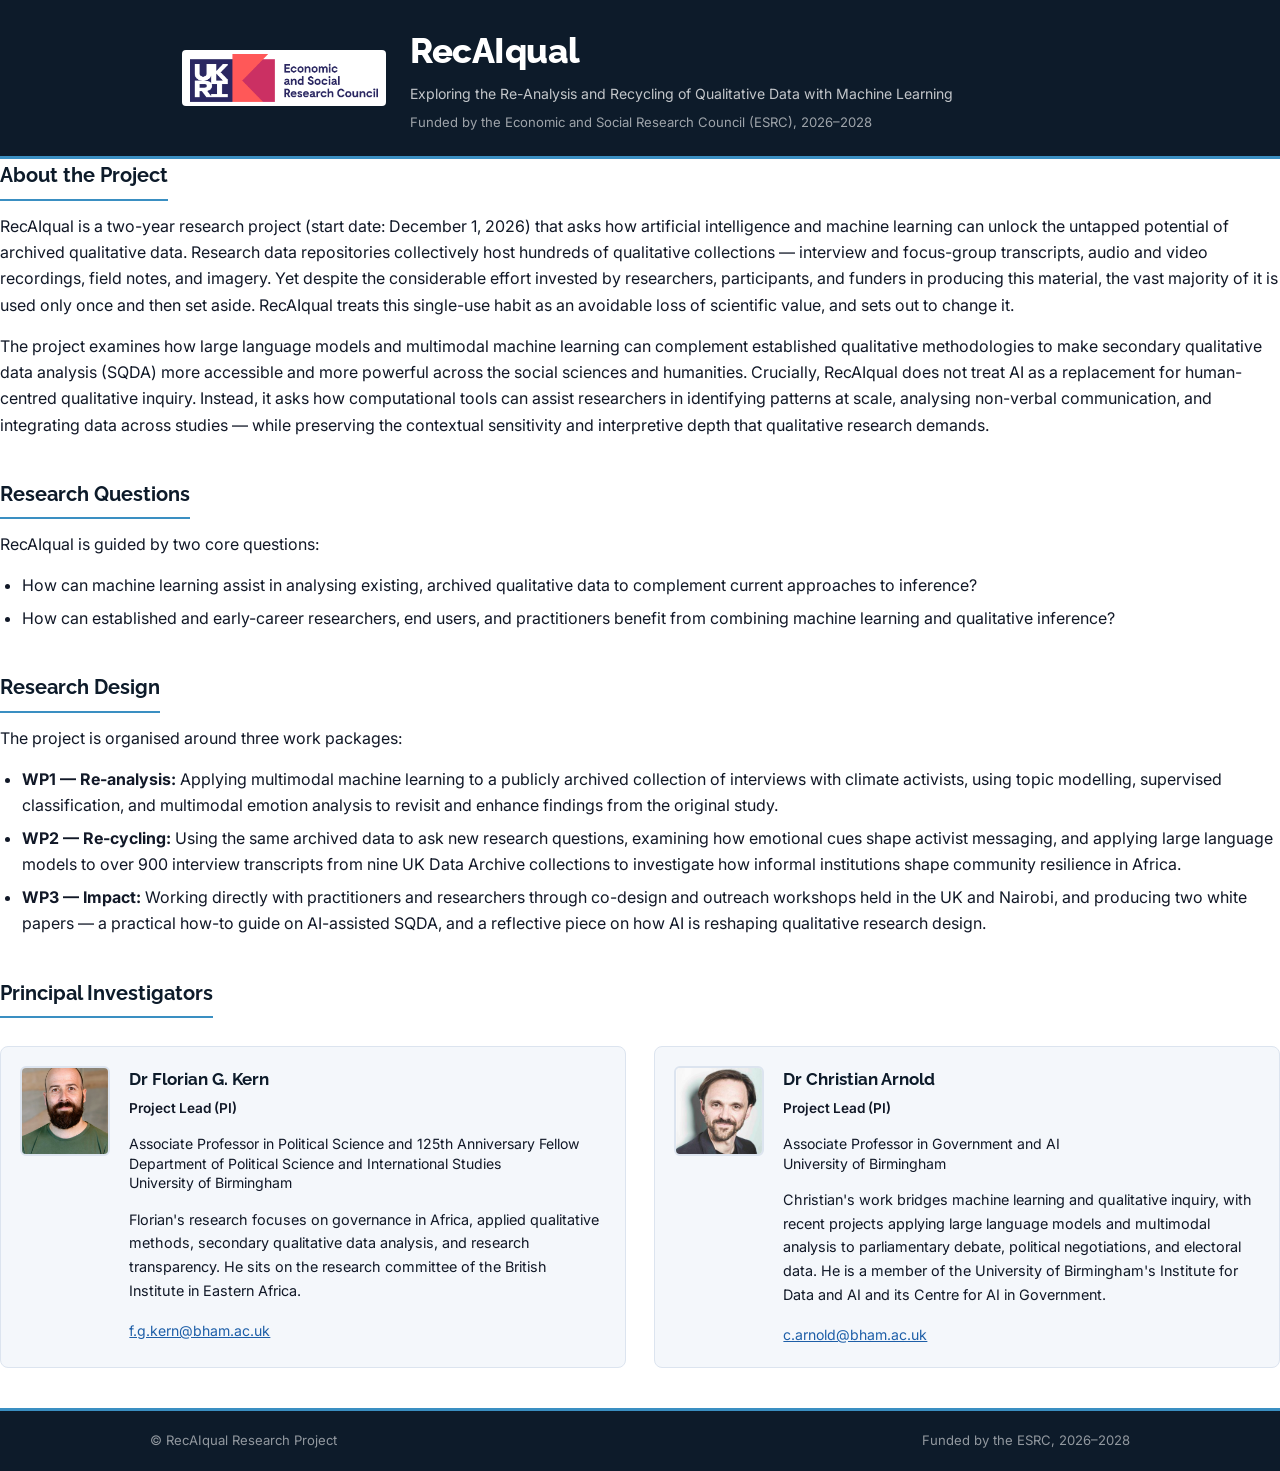
<file: index.html>
<!DOCTYPE html>
<html lang="en">
<head>
  <meta charset="UTF-8">
  <title>RecAIqual – Exploring the Re-Analysis and Recycling of Qualitative Data with Machine Learning</title>
  <meta name="viewport" content="width=device-width, initial-scale=1">
  <link rel="stylesheet" href="assets/css/main.css">
</head>
<body>

  <!-- Header -->
  <header class="site-header">
    <div class="header-inner">
      <a href="/" class="logo">
        <img src="assets/img/esrc-logo.png" alt="ESRC logo">
      </a>
      <div class="site-title-block">
        <h1 class="site-title">RecAIqual</h1>
        <p class="site-subtitle">Exploring the Re-Analysis and Recycling of Qualitative Data with Machine Learning</p>
        <p class="site-funder">Funded by the Economic and Social Research Council (ESRC), 2026–2028</p>
      </div>
    </div>
  </header>

  <!-- Navigation -->
  <nav class="top-nav">
    <div class="nav-inner">
      <ul class="menu">
        <li><a href="/" class="active">About</a></li>
        <li><a href="/team.html">Team</a></li>
        <li><a href="/publications.html">Publications</a></li>
        <li><a href="/events.html">Events</a></li>
        <li><a href="/contact.html">Contact</a></li>
      </ul>
    </div>
  </nav>


    <!-- About -->
    <section class="section-block">
      <h2>About the Project</h2>
      <p>
        RecAIqual is a two-year research project (start date: December 1, 2026) that asks how artificial intelligence and machine learning can
        unlock the untapped potential of archived qualitative data. Research data repositories collectively host
        hundreds of qualitative collections — interview and focus-group transcripts, audio and video recordings,
        field notes, and imagery. Yet despite the considerable effort invested by researchers, participants, and
        funders in producing this material, the vast majority of it is used only once and then set aside.
        RecAIqual treats this single-use habit as an avoidable loss of scientific value, and sets out to change it.
      </p>
      <p>
        The project examines how large language models and multimodal machine learning can complement established
        qualitative methodologies to make secondary qualitative data analysis (SQDA) more accessible and more
        powerful across the social sciences and humanities. Crucially, RecAIqual does not treat AI as a replacement
        for human-centred qualitative inquiry. Instead, it asks how computational tools can assist researchers
        in identifying patterns at scale, analysing non-verbal communication, and integrating data across
        studies — while preserving the contextual sensitivity and interpretive depth that qualitative research demands.
      </p>
    </section>

    <!-- Research questions -->
    <section class="section-block">
      <h2>Research Questions</h2>
      <p>RecAIqual is guided by two core questions:</p>
      <ul>
        <li>How can machine learning assist in analysing existing, archived qualitative data to complement current approaches to inference?</li>
        <li>How can established and early-career researchers, end users, and practitioners benefit from combining machine learning and qualitative inference?</li>
      </ul>
    </section>

    <!-- Work packages -->
    <section class="section-block">
      <h2>Research Design</h2>
      <p>The project is organised around three work packages:</p>
      <ul>
        <li>
          <strong>WP1 — Re-analysis:</strong> Applying multimodal machine learning to a publicly archived
          collection of interviews with climate activists, using topic modelling, supervised classification,
          and multimodal emotion analysis to revisit and enhance findings from the original study.
        </li>
        <li>
          <strong>WP2 — Re-cycling:</strong> Using the same archived data to ask new research questions,
          examining how emotional cues shape activist messaging, and applying large language models to over
          900 interview transcripts from nine UK Data Archive collections to investigate how informal
          institutions shape community resilience in Africa.
        </li>
        <li>
          <strong>WP3 — Impact:</strong> Working directly with practitioners and researchers through
          co-design and outreach workshops held in the UK and Nairobi, and producing two white papers
          — a practical how-to guide on AI-assisted SQDA, and a reflective piece on how AI is reshaping
          qualitative research design.
        </li>
      </ul>
    </section>

    <!-- PIs -->
    <section class="section-block">
      <h2>Principal Investigators</h2>
      <div class="pi-grid">

        <div class="pi-card">
          <img src="assets/img/fkern.jpg" alt="Florian G. Kern" class="pi-photo">
          <div class="pi-info">
            <h3>Dr Florian G. Kern</h3>
            <p class="pi-role">Project Lead (PI)</p>
            <p class="pi-affil">Associate Professor in Political Science and 125th Anniversary Fellow<br>Department of Political Science and International Studies<br>University of Birmingham</p>
            <p class="pi-bio">
              Florian's research focuses on governance in Africa, applied qualitative methods, secondary
              qualitative data analysis, and research transparency. He sits on the research committee of the
              British Institute in Eastern Africa.
            </p>
            <a href="mailto:f.g.kern@bham.ac.uk">f.g.kern@bham.ac.uk</a>
          </div>
        </div>

        <div class="pi-card">
          <img src="assets/img/carnold.jpg" alt="Christian Arnold" class="pi-photo">
          <div class="pi-info">
            <h3>Dr Christian Arnold</h3>
            <p class="pi-role">Project Lead (PI)</p>
            <p class="pi-affil">Associate Professor in Government and AI<br>University of Birmingham</p>
            <p class="pi-bio">
              Christian's work bridges machine learning and qualitative inquiry, with recent projects
              applying large language models and multimodal analysis to parliamentary debate, political
              negotiations, and electoral data. He is a member of the University of Birmingham's Institute
              for Data and AI and its Centre for AI in Government.
            </p>
            <a href="mailto:c.arnold@bham.ac.uk">c.arnold@bham.ac.uk</a>
          </div>
        </div>

      </div>
    </section>

  </main>

  <!-- Footer -->
  <footer class="site-footer">
    <div class="footer-inner">
      <span>&copy; RecAIqual Research Project</span>
      <span>Funded by the ESRC, 2026–2028</span>
    </div>
  </footer>

</body>
</html>
</file>
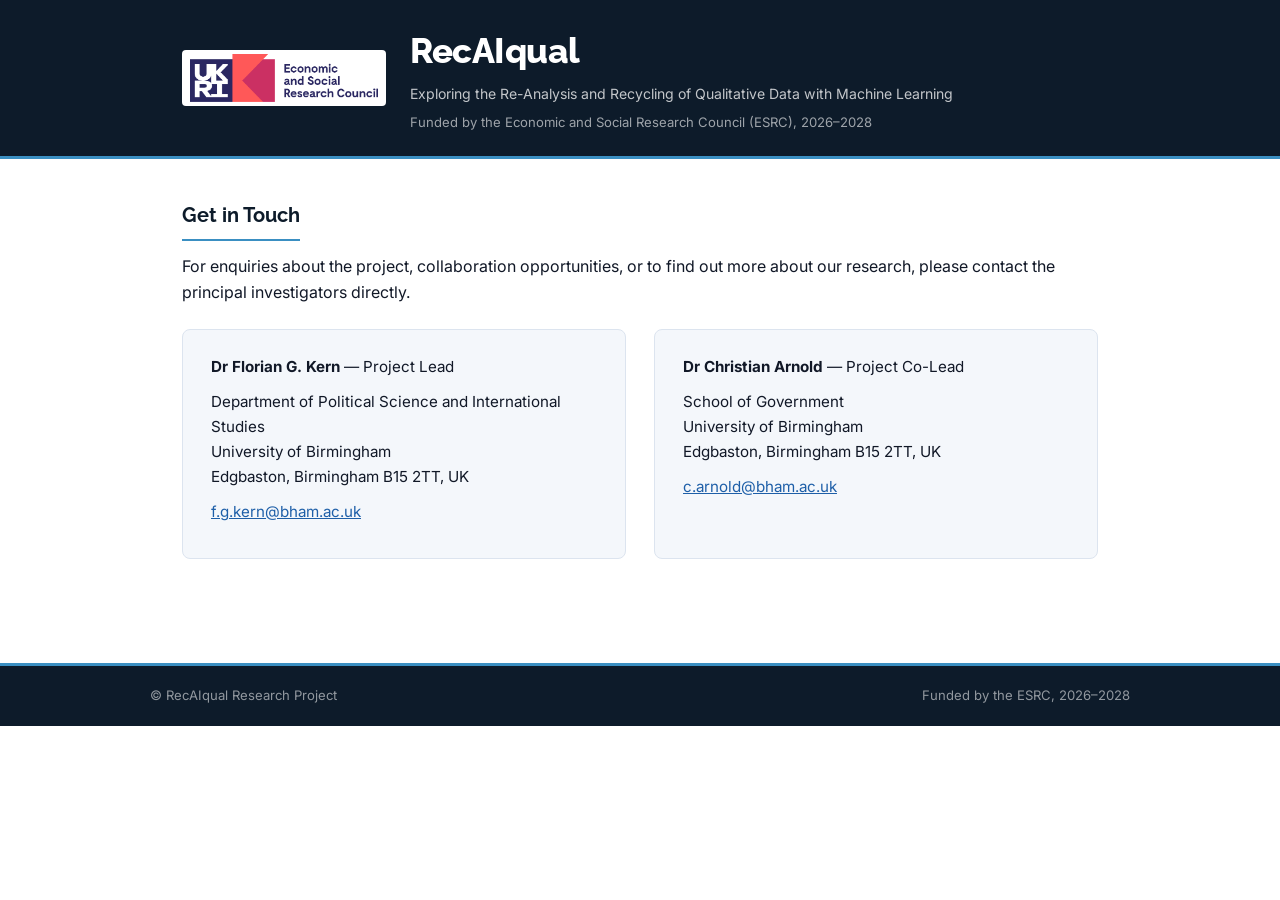
<file: contact.html>
<!DOCTYPE html>
<html lang="en">
<head>
  <meta charset="UTF-8">
  <title>Contact – RecAIqual</title>
  <meta name="viewport" content="width=device-width, initial-scale=1">
  <link rel="stylesheet" href="assets/css/main.css">
</head>
<body>

  <header class="site-header">
    <div class="header-inner">
      <a href="/" class="logo">
        <img src="assets/img/esrc-logo.png" alt="ESRC logo">
      </a>
      <div class="site-title-block">
        <h1 class="site-title">RecAIqual</h1>
        <p class="site-subtitle">Exploring the Re-Analysis and Recycling of Qualitative Data with Machine Learning</p>
        <p class="site-funder">Funded by the Economic and Social Research Council (ESRC), 2026–2028</p>
      </div>
    </div>
  </header>

  <nav class="top-nav">
    <div class="nav-inner">
      <ul class="menu">
        <li><a href="/">About</a></li>
        <li><a href="/team.html">Team</a></li>
        <li><a href="/publications.html">Publications</a></li>
        <li><a href="/events.html">Events</a></li>
        <li><a href="/contact.html" class="active">Contact</a></li>
      </ul>
    </div>
  </nav>

  <main class="site-main">

    <section class="section-block">
      <h2>Get in Touch</h2>
      <p>
        For enquiries about the project, collaboration opportunities, or to find out more about our research,
        please contact the principal investigators directly.
      </p>

      <div class="pi-grid" style="margin-top: 1.5rem;">

        <div class="contact-block">
          <p><strong>Dr Florian G. Kern</strong> — Project Lead</p>
          <p>Department of Political Science and International Studies<br>University of Birmingham<br>Edgbaston, Birmingham B15 2TT, UK</p>
          <p><a href="mailto:f.g.kern@bham.ac.uk">f.g.kern@bham.ac.uk</a></p>
        </div>

        <div class="contact-block">
          <p><strong>Dr Christian Arnold</strong> — Project Co-Lead</p>
          <p>School of Government<br>University of Birmingham<br>Edgbaston, Birmingham B15 2TT, UK</p>
          <p><a href="mailto:c.arnold@bham.ac.uk">c.arnold@bham.ac.uk</a></p>
        </div>

      </div>
    </section>

  </main>

  <footer class="site-footer">
    <div class="footer-inner">
      <span>&copy; RecAIqual Research Project</span>
      <span>Funded by the ESRC, 2026–2028</span>
    </div>
  </footer>

</body>
</html>
</file>
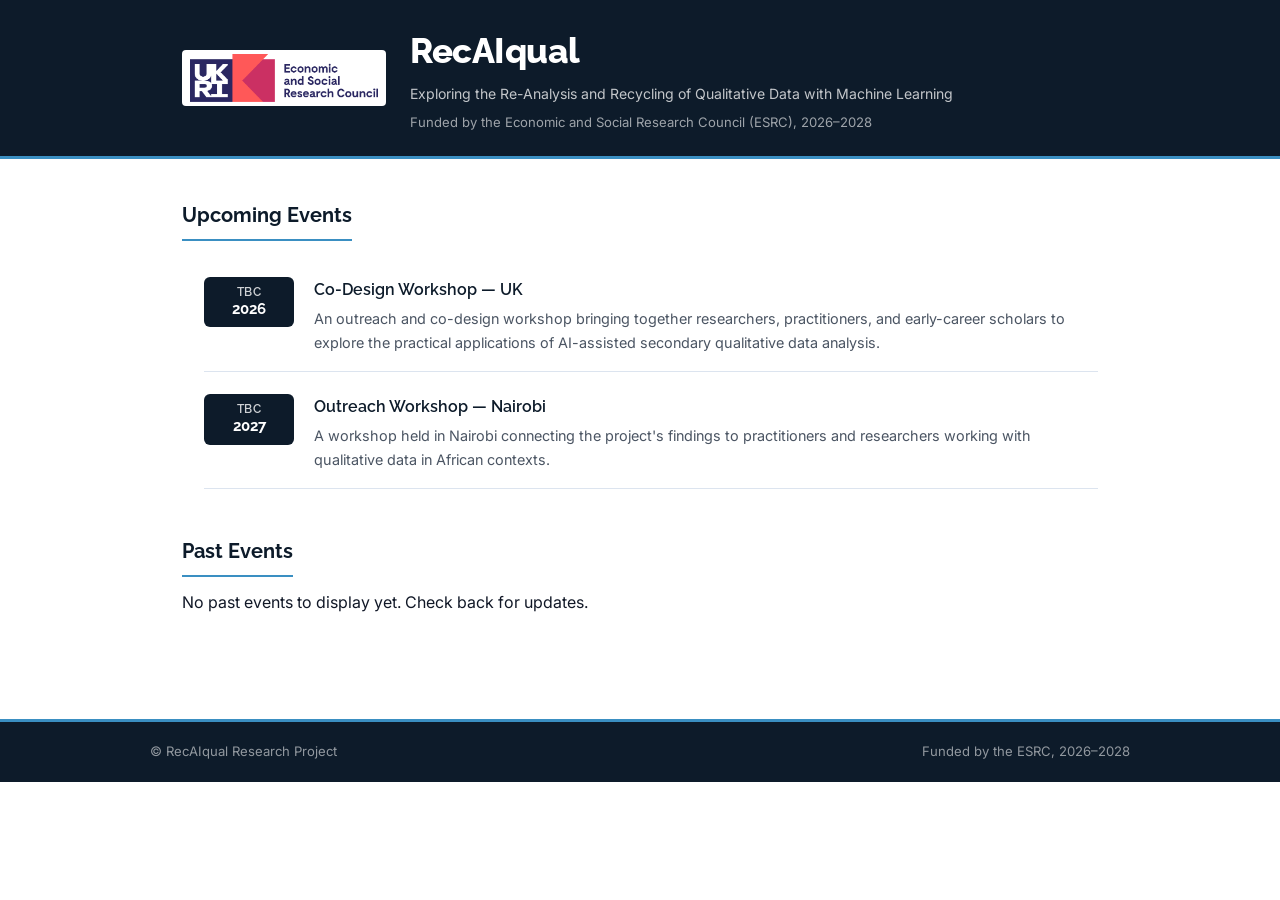
<file: events.html>
<!DOCTYPE html>
<html lang="en">
<head>
  <meta charset="UTF-8">
  <title>Events – RecAIqual</title>
  <meta name="viewport" content="width=device-width, initial-scale=1">
  <link rel="stylesheet" href="assets/css/main.css">
</head>
<body>

  <header class="site-header">
    <div class="header-inner">
      <a href="/" class="logo">
        <img src="assets/img/esrc-logo.png" alt="ESRC logo">
      </a>
      <div class="site-title-block">
        <h1 class="site-title">RecAIqual</h1>
        <p class="site-subtitle">Exploring the Re-Analysis and Recycling of Qualitative Data with Machine Learning</p>
        <p class="site-funder">Funded by the Economic and Social Research Council (ESRC), 2026–2028</p>
      </div>
    </div>
  </header>

  <nav class="top-nav">
    <div class="nav-inner">
      <ul class="menu">
        <li><a href="/">About</a></li>
        <li><a href="/team.html">Team</a></li>
        <li><a href="/publications.html">Publications</a></li>
        <li><a href="/events.html" class="active">Events</a></li>
        <li><a href="/contact.html">Contact</a></li>
      </ul>
    </div>
  </nav>

  <main class="site-main">

    <section class="section-block">
      <h2>Upcoming Events</h2>
      <ul class="event-list">

        <li class="event-item">
          <div class="event-date-block">
            <span class="ev-month">TBC</span>
            <span>2026</span>
          </div>
          <div class="event-body">
            <h3>Co-Design Workshop — UK</h3>
            <p>
              An outreach and co-design workshop bringing together researchers, practitioners, and early-career
              scholars to explore the practical applications of AI-assisted secondary qualitative data analysis.
            </p>
          </div>
        </li>

        <li class="event-item">
          <div class="event-date-block">
            <span class="ev-month">TBC</span>
            <span>2027</span>
          </div>
          <div class="event-body">
            <h3>Outreach Workshop — Nairobi</h3>
            <p>
              A workshop held in Nairobi connecting the project's findings to practitioners and researchers
              working with qualitative data in African contexts.
            </p>
          </div>
        </li>

      </ul>
    </section>

    <section class="section-block">
      <h2>Past Events</h2>
      <p>No past events to display yet. Check back for updates.</p>
    </section>

  </main>

  <footer class="site-footer">
    <div class="footer-inner">
      <span>&copy; RecAIqual Research Project</span>
      <span>Funded by the ESRC, 2026–2028</span>
    </div>
  </footer>

</body>
</html>
</file>
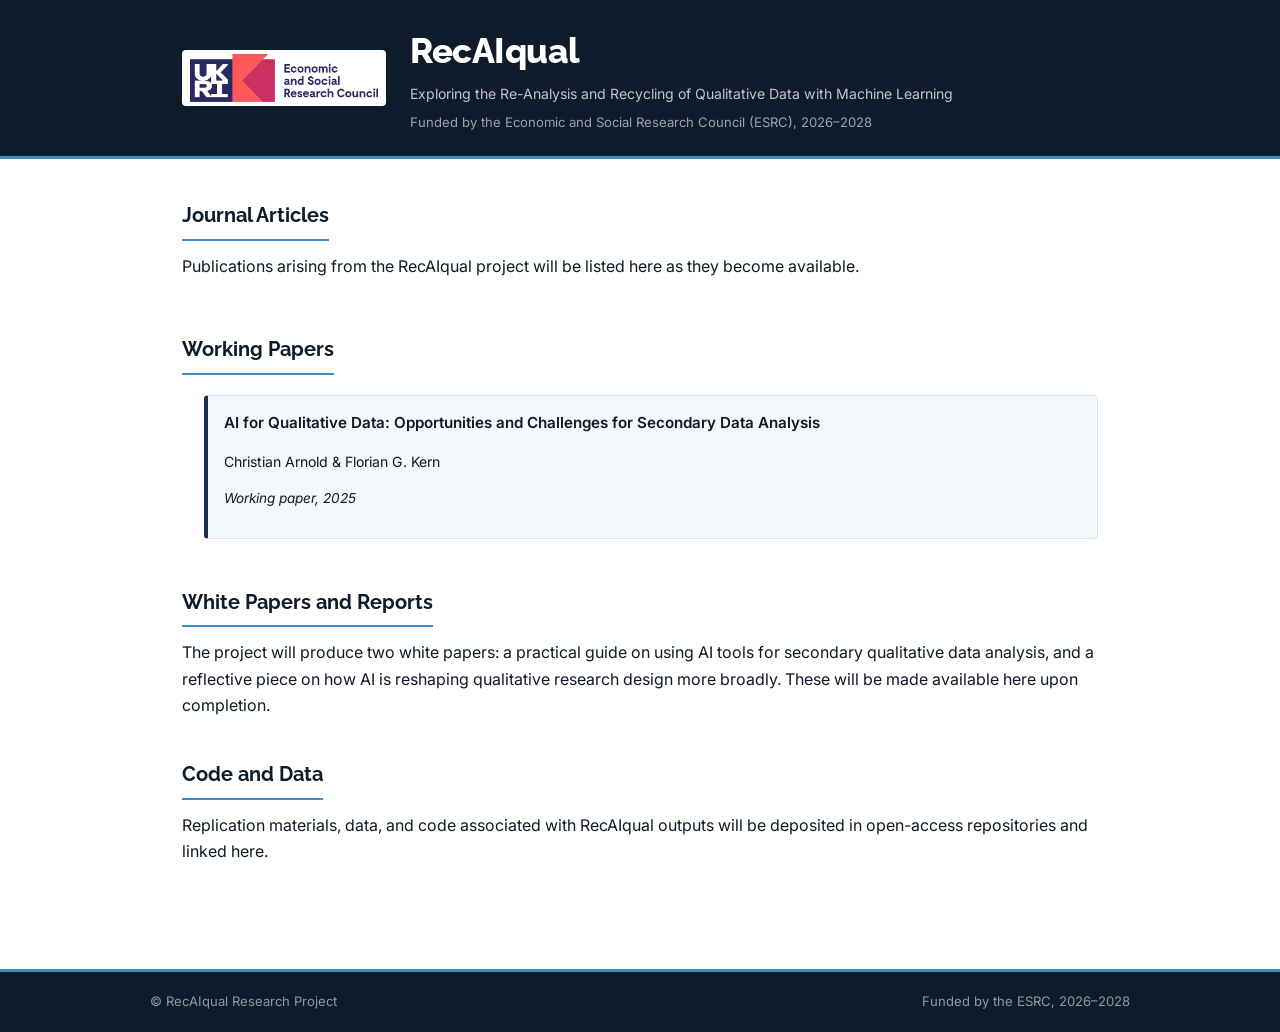
<file: publications.html>
<!DOCTYPE html>
<html lang="en">
<head>
  <meta charset="UTF-8">
  <title>Publications – RecAIqual</title>
  <meta name="viewport" content="width=device-width, initial-scale=1">
  <link rel="stylesheet" href="assets/css/main.css">
</head>
<body>

  <header class="site-header">
    <div class="header-inner">
      <a href="/" class="logo">
        <img src="assets/img/esrc-logo.png" alt="ESRC logo">
      </a>
      <div class="site-title-block">
        <h1 class="site-title">RecAIqual</h1>
        <p class="site-subtitle">Exploring the Re-Analysis and Recycling of Qualitative Data with Machine Learning</p>
        <p class="site-funder">Funded by the Economic and Social Research Council (ESRC), 2026–2028</p>
      </div>
    </div>
  </header>

  <nav class="top-nav">
    <div class="nav-inner">
      <ul class="menu">
        <li><a href="/">About</a></li>
        <li><a href="/team.html">Team</a></li>
        <li><a href="/publications.html" class="active">Publications</a></li>
        <li><a href="/events.html">Events</a></li>
        <li><a href="/contact.html">Contact</a></li>
      </ul>
    </div>
  </nav>

  <main class="site-main">

    <section class="section-block">
      <h2>Journal Articles</h2>
      <p>Publications arising from the RecAIqual project will be listed here as they become available.</p>
      <ul class="pub-list">
        <!-- Articles will be added here -->
      </ul>
    </section>

    <section class="section-block">
      <h2>Working Papers</h2>
      <ul class="pub-list">
        <li class="pub-item">
          <p class="pub-title">AI for Qualitative Data: Opportunities and Challenges for Secondary Data Analysis</p>
          <p class="pub-authors">Christian Arnold &amp; Florian G. Kern</p>
          <p class="pub-venue">Working paper, 2025</p>
        </li>
      </ul>
    </section>

    <section class="section-block">
      <h2>White Papers and Reports</h2>
      <p>
        The project will produce two white papers: a practical guide on using AI tools for secondary qualitative
        data analysis, and a reflective piece on how AI is reshaping qualitative research design more broadly.
        These will be made available here upon completion.
      </p>
    </section>

    <section class="section-block">
      <h2>Code and Data</h2>
      <p>
        Replication materials, data, and code associated with RecAIqual outputs will be deposited in
        open-access repositories and linked here.
      </p>
    </section>

  </main>

  <footer class="site-footer">
    <div class="footer-inner">
      <span>&copy; RecAIqual Research Project</span>
      <span>Funded by the ESRC, 2026–2028</span>
    </div>
  </footer>

</body>
</html>
</file>
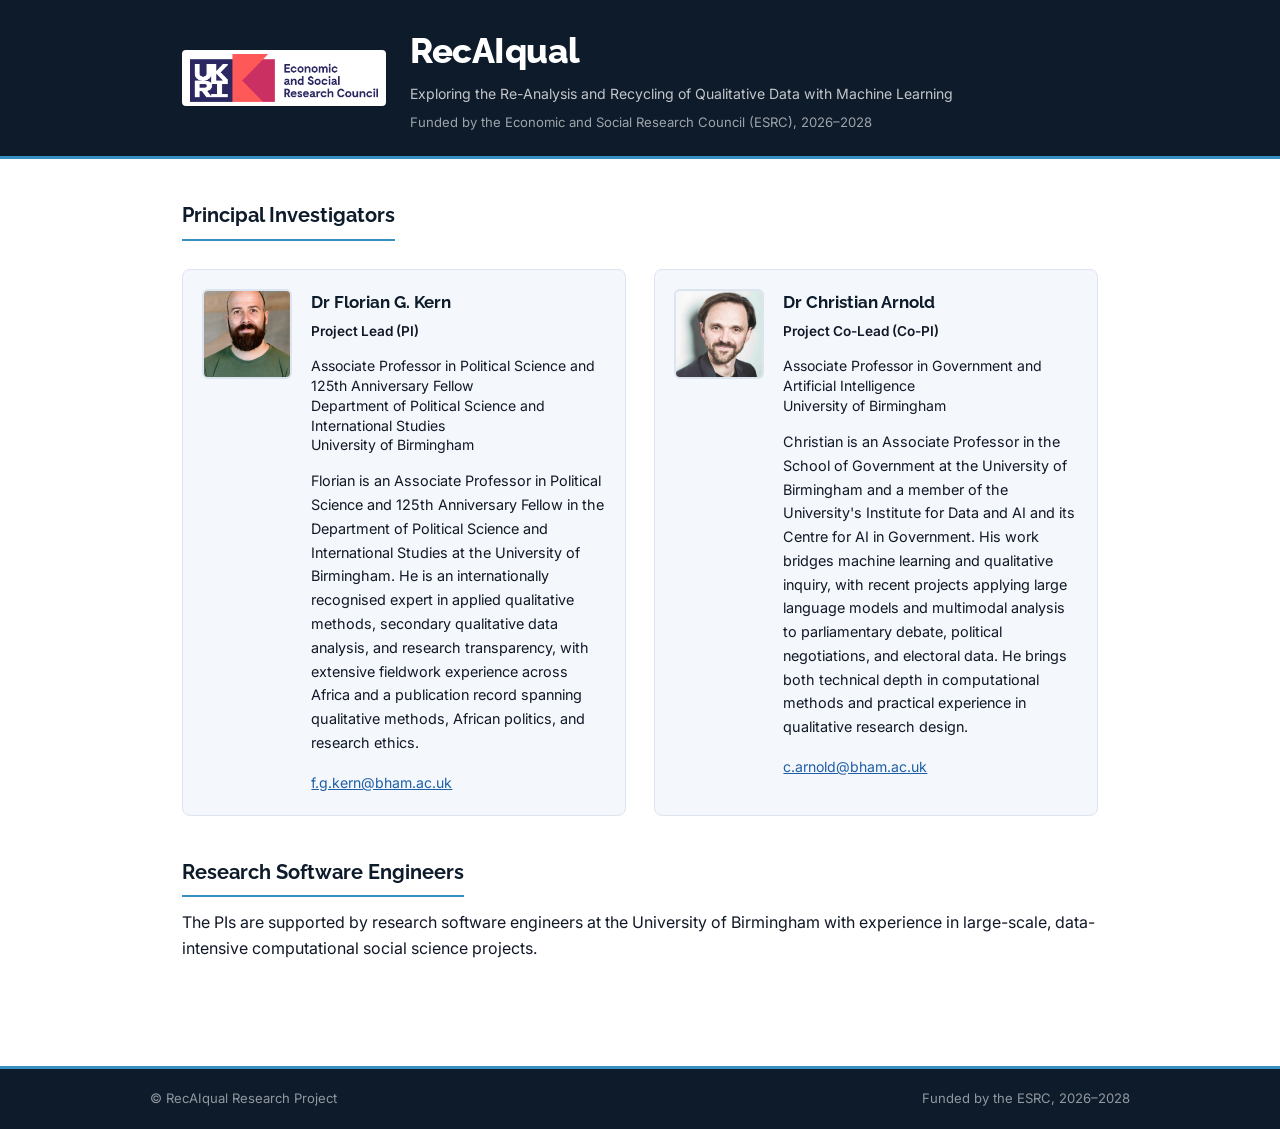
<file: team.html>
<!DOCTYPE html>
<html lang="en">
<head>
  <meta charset="UTF-8">
  <title>Team – RecAIqual</title>
  <meta name="viewport" content="width=device-width, initial-scale=1">
  <link rel="stylesheet" href="assets/css/main.css">
</head>
<body>

  <header class="site-header">
    <div class="header-inner">
      <a href="/" class="logo">
        <img src="assets/img/esrc-logo.png" alt="ESRC logo">
      </a>
      <div class="site-title-block">
        <h1 class="site-title">RecAIqual</h1>
        <p class="site-subtitle">Exploring the Re-Analysis and Recycling of Qualitative Data with Machine Learning</p>
        <p class="site-funder">Funded by the Economic and Social Research Council (ESRC), 2026–2028</p>
      </div>
    </div>
  </header>

  <nav class="top-nav">
    <div class="nav-inner">
      <ul class="menu">
        <li><a href="/">About</a></li>
        <li><a href="/team.html" class="active">Team</a></li>
        <li><a href="/publications.html">Publications</a></li>
        <li><a href="/events.html">Events</a></li>
        <li><a href="/contact.html">Contact</a></li>
      </ul>
    </div>
  </nav>

  <main class="site-main">

    <section class="section-block">
      <h2>Principal Investigators</h2>
      <div class="pi-grid">

        <div class="pi-card">
          <img src="assets/img/fkern.jpg" alt="Florian G. Kern" class="pi-photo">
          <div class="pi-info">
            <h3>Dr Florian G. Kern</h3>
            <p class="pi-role">Project Lead (PI)</p>
            <p class="pi-affil">Associate Professor in Political Science and 125th Anniversary Fellow<br>Department of Political Science and International Studies<br>University of Birmingham</p>
            <p class="pi-bio">
              Florian is an Associate Professor in Political Science and 125th Anniversary Fellow in the Department of Political Science and
              International Studies at the University of Birmingham. He is an internationally recognised expert in applied qualitative
              methods, secondary qualitative data analysis, and research transparency, with extensive fieldwork
              experience across Africa and a publication record spanning qualitative methods, African politics,
              and research ethics.
            </p>
            <a href="mailto:f.g.kern@bham.ac.uk">f.g.kern@bham.ac.uk</a>
          </div>
        </div>

        <div class="pi-card">
          <img src="assets/img/carnold.jpg" alt="Christian Arnold" class="pi-photo">
          <div class="pi-info">
            <h3>Dr Christian Arnold</h3>
            <p class="pi-role">Project Co-Lead (Co-PI)</p>
            <p class="pi-affil">Associate Professor in Government and Artificial Intelligence<br>University of Birmingham</p>
            <p class="pi-bio">
              Christian is an Associate Professor in the School of Government at the University of Birmingham
              and a member of the University's Institute for Data and AI and its Centre for AI in Government.
              His work bridges machine learning and qualitative inquiry, with recent projects applying large
              language models and multimodal analysis to parliamentary debate, political negotiations, and
              electoral data. He brings both technical depth in computational methods and practical experience
              in qualitative research design.
            </p>
            <a href="mailto:c.arnold@bham.ac.uk">c.arnold@bham.ac.uk</a>
          </div>
        </div>

      </div>
    </section>

    <section class="section-block">
      <h2>Research Software Engineers</h2>
      <p>
        The PIs are supported by research software engineers at the University of Birmingham with experience
        in large-scale, data-intensive computational social science projects.
      </p>
    </section>

  </main>

  <footer class="site-footer">
    <div class="footer-inner">
      <span>&copy; RecAIqual Research Project</span>
      <span>Funded by the ESRC, 2026–2028</span>
    </div>
  </footer>

</body>
</html>
</file>
<file: assets/css/main.css>
/* ── Fonts ───────────────────────────────────────────────────────────────── */
@import url('https://fonts.googleapis.com/css2?family=Raleway:wght@400;600;700;800&family=Inter:wght@400;500;600&display=swap');

/* ── Reset / base ────────────────────────────────────────────────────────── */
*, *::before, *::after { box-sizing: border-box; }

:root {
  --navy:      #0d1b2a;
  --navy-mid:  #1b3050;
  --navy-soft: #244163;
  --accent:    #3a8fc2;
  --accent-lt: #5aafe0;
  --bg:        #ffffff;
  --bg-soft:   #f4f7fb;
  --text:      #111827;
  --muted:     #4b5563;
  --border:    #dce4ef;
  --link:      #1e5fa8;
}

body {
  margin: 0;
  padding: 0;
  font-family: 'Inter', system-ui, sans-serif;
  background-color: var(--bg);
  color: var(--text);
  line-height: 1.65;
}

/* ── Header ─────────────────────────────────────────────────────────────── */
.site-header {
  background-color: var(--navy);
  color: #ffffff;
  border-bottom: 3px solid var(--accent);
}

.header-inner {
  max-width: 980px;
  margin: 0 auto;
  padding: 1.4rem 2rem;
  display: flex;
  align-items: center;
  gap: 1.5rem;
}

.logo img {
  height: 56px;
  width: auto;
  display: block;
  /* white background for ESRC logo readability */
  background: #ffffff;
  border-radius: 4px;
  padding: 4px 8px;
}

.site-title-block {
  display: flex;
  flex-direction: column;
  gap: 0.2rem;
}

.site-title {
  margin: 0;
  font-family: 'Raleway', sans-serif;
  font-size: 2.2rem;
  font-weight: 800;
  color: #ffffff;
  letter-spacing: -0.5px;
}

.site-subtitle {
  margin: 0;
  font-family: 'Inter', sans-serif;
  font-size: 0.88rem;
  color: rgba(255,255,255,0.75);
  font-weight: 400;
  max-width: 560px;
  line-height: 1.4;
}

.site-funder {
  margin: 0.35rem 0 0;
  font-size: 0.82rem;
  color: rgba(255,255,255,0.6);
}

/* ── Navigation ──────────────────────────────────────────────────────────── */
.top-nav {
  display: none;
  background-color: var(--navy-mid);
  border-bottom: 1px solid var(--navy-soft);
}

.nav-inner {
  max-width: 980px;
  margin: 0 auto;
  padding: 0 2rem;
  display: flex;
  align-items: center;
}

.menu {
  list-style: none;
  display: flex;
  gap: 0;
  margin: 0;
  padding: 0;
}

.menu a {
  display: block;
  padding: 0.8rem 1.2rem;
  text-decoration: none;
  color: rgba(255,255,255,0.82);
  font-family: 'Inter', sans-serif;
  font-weight: 500;
  font-size: 0.9rem;
  letter-spacing: 0.01em;
  transition: color 0.15s, background-color 0.15s;
}

.menu a:hover,
.menu a.active {
  color: #ffffff;
  background-color: var(--navy-soft);
}

/* ── Main content ────────────────────────────────────────────────────────── */
.site-main {
  max-width: 980px;
  margin: 0 auto;
  padding: 2.5rem 2rem 4rem;
}

/* ── Hero (landing) ──────────────────────────────────────────────────────── */
.hero {
  margin-bottom: 2.5rem;
}

.hero-intro {
  font-size: 1.08rem;
  color: var(--muted);
  max-width: 720px;
  margin: 0 0 1rem;
}

/* ── Section headings ────────────────────────────────────────────────────── */
.section-block {
  margin-bottom: 2.5rem;
}

.section-block h2 {
  font-family: 'Raleway', sans-serif;
  font-size: 1.25rem;
  font-weight: 700;
  color: var(--navy);
  margin: 0 0 0.75rem;
  padding-bottom: 0.4rem;
  border-bottom: 2px solid var(--accent);
  display: inline-block;
}

.section-block p {
  margin: 0 0 0.9rem;
  color: var(--text);
}

.section-block ul {
  margin: 0.5rem 0 1rem;
  padding-left: 1.4rem;
}

.section-block li {
  margin-bottom: 0.4rem;
}

/* ── Funding banner ──────────────────────────────────────────────────────── */
.funding-banner {
  display: flex;
  align-items: center;
  gap: 1.2rem;
  background: var(--bg-soft);
  border: 1px solid var(--border);
  border-left: 4px solid var(--accent);
  border-radius: 6px;
  padding: 0.9rem 1.2rem;
  margin-bottom: 2.5rem;
  font-size: 0.92rem;
  color: var(--muted);
}

.funding-banner img {
  height: 40px;
  width: auto;
  flex-shrink: 0;
}

/* ── PI cards ────────────────────────────────────────────────────────────── */
.pi-grid {
  display: grid;
  grid-template-columns: repeat(auto-fit, minmax(360px, 1fr));
  gap: 1.75rem;
  margin-top: 1rem;
}

.pi-card {
  display: flex;
  align-items: flex-start;
  gap: 1.2rem;
  background: var(--bg-soft);
  border: 1px solid var(--border);
  border-radius: 8px;
  padding: 1.2rem;
}

.pi-photo {
  width: 90px;
  height: 90px;
  border-radius: 6px;
  object-fit: cover;
  flex-shrink: 0;
  border: 2px solid var(--border);
}

.pi-info h3 {
  font-family: 'Raleway', sans-serif;
  font-size: 1.05rem;
  font-weight: 700;
  margin: 0 0 0.2rem;
  color: var(--navy);
}

.pi-role {
  font-size: 0.85rem;
  color: var(--accent);
  font-weight: 600;
  margin: 0 0 0.35rem;
}

.pi-affil {
  font-size: 0.88rem;
  color: var(--muted);
  margin: 0 0 0.5rem;
  line-height: 1.4;
}

.pi-bio {
  font-size: 0.9rem;
  margin: 0;
  color: var(--text);
}

.pi-info a {
  color: var(--link);
  text-decoration: underline;
  font-size: 0.88rem;
}

.pi-info a:hover { text-decoration: none; }

/* ── Publications ────────────────────────────────────────────────────────── */
.pub-list {
  list-style: none;
  padding: 0;
  margin: 0;
  display: flex;
  flex-direction: column;
  gap: 1rem;
}

.pub-item {
  padding: 0.9rem 1rem;
  background: var(--bg-soft);
  border: 1px solid var(--border);
  border-left: 4px solid var(--navy-mid);
  border-radius: 4px;
}

.pub-title {
  font-weight: 600;
  color: var(--navy);
  margin: 0 0 0.25rem;
  font-size: 0.95rem;
}

.pub-authors {
  font-size: 0.88rem;
  color: var(--muted);
  margin: 0 0 0.2rem;
}

.pub-venue {
  font-size: 0.85rem;
  color: var(--accent);
  font-style: italic;
  margin: 0;
}

/* ── Events ──────────────────────────────────────────────────────────────── */
.event-list {
  list-style: none;
  padding: 0;
  margin: 0;
  display: flex;
  flex-direction: column;
  gap: 0;
}

.event-item {
  display: flex;
  gap: 1.2rem;
  padding: 1rem 0;
  border-bottom: 1px solid var(--border);
}

.event-date-block {
  min-width: 90px;
  text-align: center;
  background: var(--navy);
  color: #fff;
  border-radius: 6px;
  padding: 0.5rem 0.6rem;
  display: flex;
  flex-direction: column;
  align-items: center;
  justify-content: center;
  flex-shrink: 0;
  font-family: 'Raleway', sans-serif;
  font-size: 0.95rem;
  font-weight: 700;
  line-height: 1.3;
  align-self: flex-start;
}

.event-date-block .ev-month {
  font-size: 0.72rem;
  font-weight: 600;
  text-transform: uppercase;
  letter-spacing: 0.08em;
  opacity: 0.8;
}

.event-body h3 {
  font-family: 'Raleway', sans-serif;
  font-size: 1rem;
  font-weight: 600;
  color: var(--navy);
  margin: 0 0 0.25rem;
}

.event-body p {
  font-size: 0.9rem;
  color: var(--muted);
  margin: 0;
}

/* ── Contact ─────────────────────────────────────────────────────────────── */
.contact-block {
  background: var(--bg-soft);
  border: 1px solid var(--border);
  border-radius: 8px;
  padding: 1.5rem 1.75rem;
  max-width: 560px;
}

.contact-block p {
  margin: 0 0 0.6rem;
  font-size: 0.95rem;
}

.contact-block a {
  color: var(--link);
  text-decoration: underline;
}

.contact-block a:hover { text-decoration: none; }

/* ── Footer ──────────────────────────────────────────────────────────────── */
.site-footer {
  background-color: var(--navy);
  border-top: 3px solid var(--accent);
  padding: 1.2rem 2rem;
}

.footer-inner {
  max-width: 980px;
  margin: 0 auto;
  font-size: 0.82rem;
  color: rgba(255,255,255,0.55);
  display: flex;
  align-items: center;
  justify-content: space-between;
  flex-wrap: wrap;
  gap: 0.5rem;
}

.footer-inner a {
  color: rgba(255,255,255,0.65);
}

/* ── Responsive ──────────────────────────────────────────────────────────── */
@media (max-width: 680px) {
  .site-title { font-size: 1.7rem; }

  .header-inner { flex-direction: column; align-items: flex-start; gap: 1rem; }

  .pi-grid { grid-template-columns: 1fr; }

  .pi-card { flex-direction: column; }

  .event-item { flex-direction: column; gap: 0.75rem; }

  .site-main { padding: 1.75rem 1.25rem 3rem; }
}
</file>
